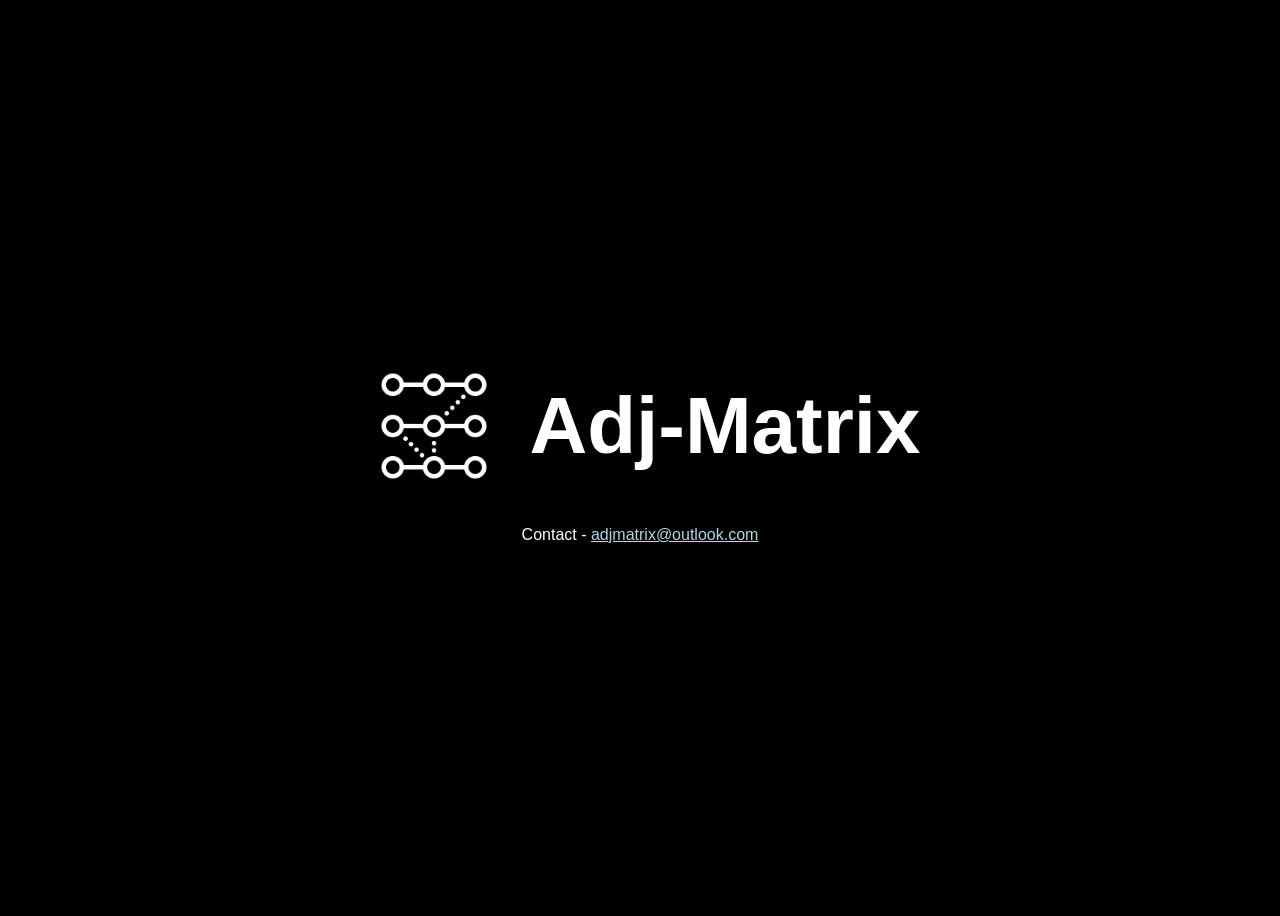
<file: index.html>
<!DOCTYPE html>
<html lang="en">
<head>
  <meta charset="UTF-8">
  <meta name="viewport" content="width=device-width, initial-scale=1.0">
  <title>Adj-Matrix</title>
  <link rel="stylesheet" href="/assets/css/main.css">
  <link rel="icon" href="/assets/img/adjmatrix_black.png" media="(prefers-color-scheme: no-preference), (prefers-color-scheme: light)">
  <link rel="icon" href="/assets/img/adjmatrix.png" media="(prefers-color-scheme: dark)">
</head>
<body class="index">
  <main>
    <div id="frame">
      <a class="row" href="/pages" style="text-decoration: none; color: inherit;">
        <img src="/assets/img/adjmatrix.png" alt="Adj-Matrix Logo">
        <h1>Adj-Matrix</h1>
      </a>
      <div class="row vertical">
        <p>Contact - <a href="mailto:adjmatrix@outlook.com">adjmatrix@outlook.com</a></p>
      </div>
    </div>
  </main>
  <!-- bundle exec jekyll serve -->
</body>
</html>
</file>
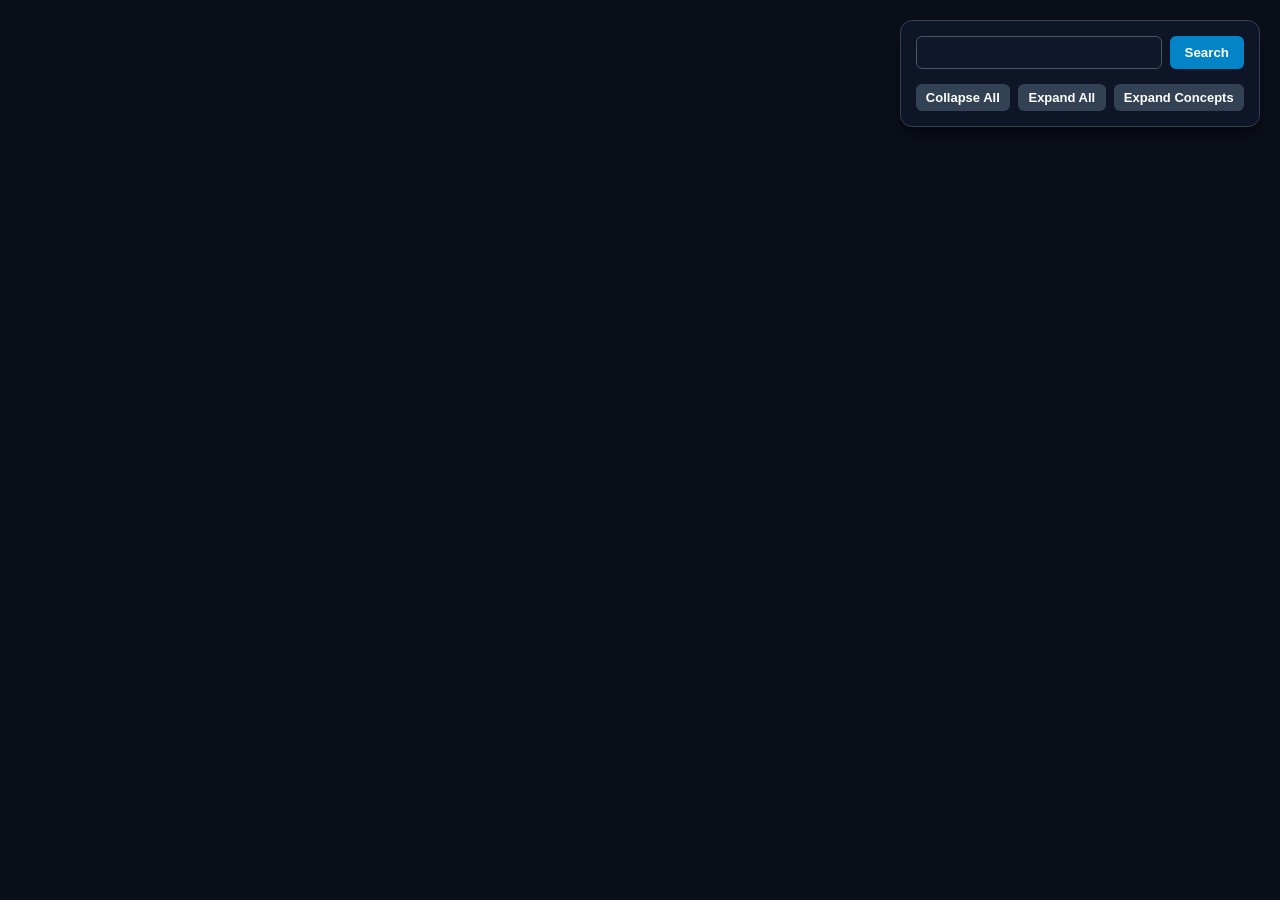
<file: _layouts/denjo.html>
<!DOCTYPE html>
<html lang="zh-CN">
<head>
    <meta charset="UTF-8">
    <title>电情过去问知识体系</title>
    <link rel="stylesheet" href="/assets/css/denjo.css">
    <script src="https://d3js.org/d3.v7.min.js"></script>
</head>
<body>
    <div class="ui-panel">
        <div class="search-box">
            <input type="text" id="searchInput" list="yearList">
            <datalist id="yearList"></datalist>
            <button onclick="handleSearch()">Search</button>
        </div>
        <div class="button-group">
            <button onclick="handleCollapseAll()">Collapse All</button>
            <button onclick="handleExpandAll()">Expand All</button>
            <button onclick="handleExpandConcepts()">Expand Concepts</button> 
        </div>
    </div>

    <div id="container">
        <svg id="mindmap"></svg>
    </div>

    <script src="/assets/js/denjo.js"></script>
</body>
</html>
</file>
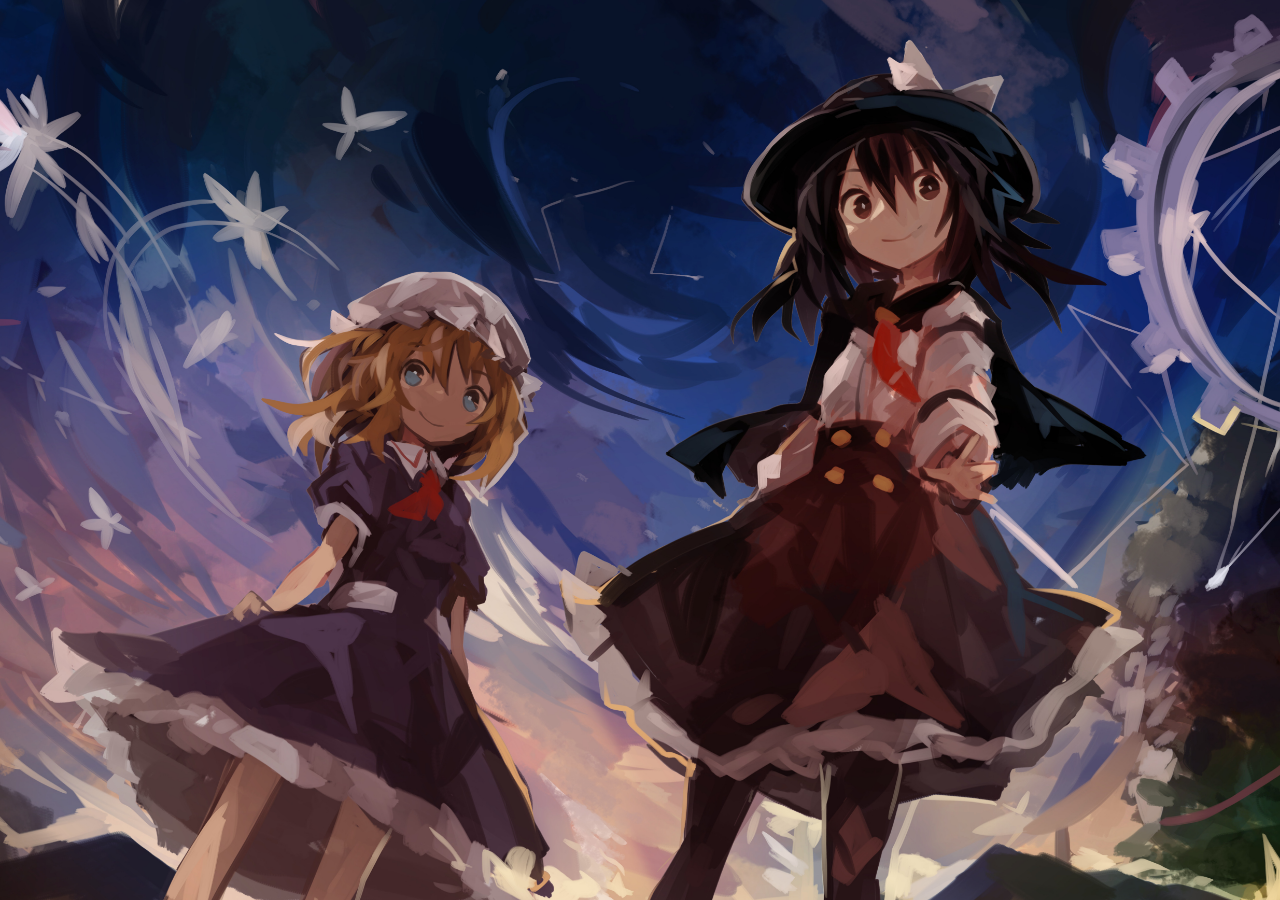
<file: _layouts/matrixlab.html>
<!DOCTYPE html>
<html>
<head>
  <title>Adj-Matrix</title>
  <style>
    html, body {
      background-color: black;
      margin: 0;
      padding: 0;
      height: 100%;
    }
    .bg {
      background-color: black;
      background-image: url('/assets/img/ground.jpg');
      height: 100vh;
      background-repeat: no-repeat;
      background-position: center;
      background-size: cover;
      display: flex;
      align-items: center;
      justify-content: center;
    }
  </style>
  <link rel="icon" href="/assets/img/adjmatrix_black.png" media="(prefers-color-scheme: no-preference), (prefers-color-scheme: light)">
  <link rel="icon" href="/assets/img/adjmatrix.png" media="(prefers-color-scheme: dark)">
</head>
<body>
<div class="bg">
  <p></p>
</div>
</body>
</html>
</file>
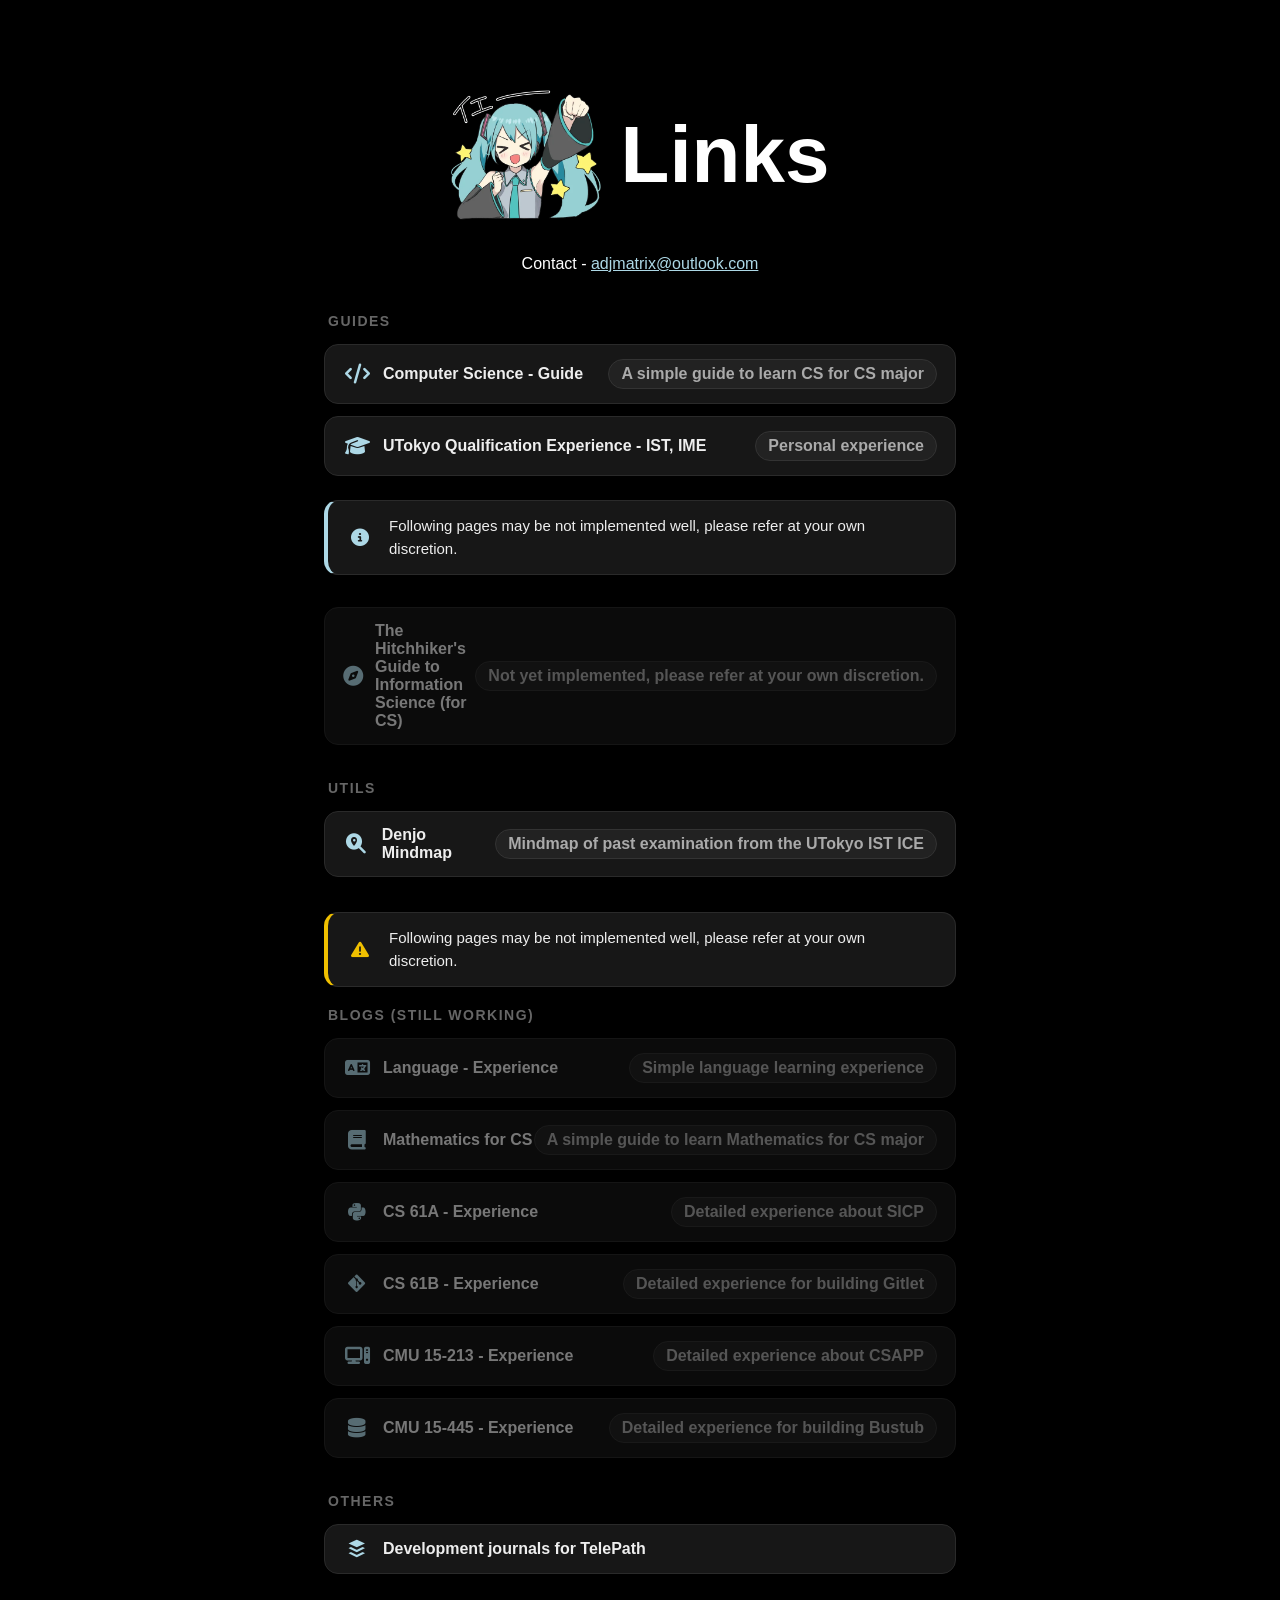
<file: _layouts/pages.html>
<!DOCTYPE html>
<html lang="en">
<head>
  <meta charset="UTF-8">
  <meta name="viewport" content="width=device-width, initial-scale=1.0">
  <title>Adj-Matrix</title>
  <link rel="stylesheet" href="https://cdnjs.cloudflare.com/ajax/libs/font-awesome/6.5.2/css/all.min.css">
  <link rel="stylesheet" href="/assets/css/main.css">
  <link rel="icon" href="/assets/img/adjmatrix_black.png" media="(prefers-color-scheme: no-preference), (prefers-color-scheme: light)">
  <link rel="icon" href="/assets/img/adjmatrix.png" media="(prefers-color-scheme: dark)">
</head>
<body class="pages">
  <main id="container">
    <div id="frame">
      <header class="hero-section">
        <div class="row">
          <img src="/assets/img/fighting.png" alt="Fighting Logo" class="main-logo">
          <h1>Links</h1>
        </div>
        <div class="row vertical">
          <p>Contact - <a href="mailto:adjmatrix@outlook.com">adjmatrix@outlook.com</a></p>
        </div>
      </header>

      <section class="section">
        <h3>Guides</h3>
        <div class="link-list">
          <a class="link-item" href="/pages/cs-guide">
            <i class="fa-solid fa-code"></i>
            <span>Computer Science - Guide</span>
            <span class="badge">A simple guide to learn CS for CS major</span>
          </a>

          <a class="link-item" href="/pages/u-tokyo">
            <i class="fa-solid fa-graduation-cap"></i>
            <span>UTokyo Qualification Experience - IST, IME</span>
            <span class="badge">Personal experience</span>
          </a>

          <div class="notice info">
            <i class="fa-solid fa-circle-info"></i>
            <span>Following pages may be not implemented well, please refer at your own discretion.</span>
          </div>

          <a class="link-item is-muted" href="/pages/wondering">
            <i class="fa-solid fa-compass"></i>
            <span>The Hitchhiker's Guide to Information Science (for CS)</span>
            <span class="badge">Not yet implemented, please refer at your own discretion.</span>
          </a>
        </div>
      </section>

      <section class="section">
        <h3>UTILS</h3>
        <div class="link-list">
          <a class="link-item" href="/utils/denjo">
            <i class="fa-solid fa-magnifying-glass-location"></i>
            <span>Denjo Mindmap</span>
            <span class="badge">Mindmap of past examination from the UTokyo IST ICE</span>
          </a>
        </div>
      </section>

      <section class="section">
        <div class="notice warning">
          <i class="fa-solid fa-triangle-exclamation"></i>
          <span>Following pages may be not implemented well, please refer at your own discretion.</span>
        </div>
        <h3>BLOGS (Still working)</h3>
        <div class="link-list">
          <a class="link-item is-muted" href="/pages/lang-guide">
            <i class="fa-solid fa-language"></i>
            <span>Language - Experience</span>
            <span class="badge">Simple language learning experience</span>
          </a>
          <a class="link-item is-unaccessible" href="/pages/math-guide">
            <i class="fa-solid fa-book"></i>
            <span>Mathematics for CS</span>
            <span class="badge">A simple guide to learn Mathematics for CS major</span>
          </a>
          <a class="link-item is-unaccessible" href="/pages/sicp">
            <i class="fa-brands fa-python"></i>
            <span>CS 61A - Experience</span>
            <span class="badge">Detailed experience about SICP</span>
          </a>
          <a class="link-item is-unaccessible" href="/pages/gitlet">
            <i class="fa-brands fa-git-alt"></i>
            <span>CS 61B - Experience</span>
            <span class="badge">Detailed experience for building Gitlet</span>
          </a>
          <a class="link-item is-muted" href="/pages/csapp">
            <i class="fa-solid fa-computer"></i>
            <span>CMU 15-213 - Experience</span>
            <span class="badge">Detailed experience about CSAPP</span>
          </a>
          <a class="link-item is-muted" href="/pages/bustub">
            <i class="fa-solid fa-database"></i>
            <span>CMU 15-445 - Experience</span>
            <span class="badge">Detailed experience for building Bustub</span>
          </a>
          <!-- <a class="link-item is-unaccessible" href="/pages/xv6">
            <i class="fa-brands fa-linux"></i>
            <span>MIT6.S081 - Experience</span>
            <span class="badge">Detailed experience for building xv6</span>
          </a>
          <a class="link-item is-unaccessible" href="/pages/raftkv">
            <i class="fa-solid fa-server"></i>
            <span>MIT6.824 - Experience</span>
            <span class="badge">Detailed experience for building RaftKV</span>
          </a>
          <a class="link-item is-unaccessible" href="/pages/cg">
            <i class="fa-solid fa-cube"></i>
            <span>GAMES101 - Experience</span>
            <span class="badge">Detailed experience about CG Pipeline</span>
          </a>
          <a class="link-item is-unaccessible" href="/pages/scotty3d">
            <i class="fa-solid fa-cubes"></i>
            <span>CMU 15-462 - Experience</span>
            <span class="badge">Detailed experience for building Scotty3D</span>
          </a> -->
        </div>
      </section>

      <section class="section">
        <h3>Others</h3>
        <div class="link-list">
          <a class="link-item" href="/pages/telepath">
            <i class="fa-brands fa-buffer"></i>
            <span>Development journals for TelePath</span>
          </a>
        </div>
      </section>

    </div>
  </main>
</body>
</html>
</file>
<file: assets/css/main.css>
body {
    background-color: black;
    color: white;
    font-family: Arial, sans-serif;
}

#frame {
    position: absolute;
    width: 50%;
    top: 50%;
    left: 50%;
    transform: translate(-50%, -50%);
}

#frame h1 {
    font-size: 80px;
    font-weight: 700;
    margin-top: auto;
    margin-bottom: auto;
    white-space: nowrap;
    margin-left: 20px;
}

#frame h2 {
    font-size: 40px;
    font-weight: 700;
    margin-top: auto;
    margin-bottom: auto;
    white-space: nowrap;
    margin-left: 20px;
}

#frame img {
    height: 150px;
    margin-top: auto;
    margin-bottom: auto;
}

a {
    color: #ADD8E6;
}

main {
    height: 100vh;
}

.index {
    height: 100vh;
    overflow: hidden;
}

.pages{
    overflow-y: auto;
}

.pages main {
    min-height: 100vh;
    height: auto;
}

.pages #frame {
    position: relative;
    width: 50%;
    max-width: 960px;
    top: auto;
    left: auto;
    transform: none;
    margin: 80px auto;
    padding-bottom: 80px;
}

.row {
    display: flex;
    flex-direction: row;
    justify-content: center;
    align-items: center;
}

.row.vertical {
    flex-direction: column;
    margin-top: 20px;
}

.row.vertical p {
    margin: 5px 0;
}

.section {
    margin-top: 35px;
    text-align: left;
}

.section h3 {
    font-size: 14px;
    font-weight: 700;
    letter-spacing: 1.5px;
    text-transform: uppercase;
    color: #666;
    margin: 0 0 15px 4px;
}

.link-list {
    display: flex;
    flex-direction: column;
    gap: 12px;
}

.link-item {
    display: flex;
    align-items: center;
    background: #171717;
    border: 1px solid #2a2a2a;
    border-radius: 14px;
    padding: 14px 18px;
    color: #eee;
    text-decoration: none;
    transition: all 0.2s ease;
    position: relative;
}

.link-item:hover {
    background: #1f1f1f;
    border-color: #ADD8E6;
    transform: translateY(-2px);
}

.link-item i {
    font-size: 20px;
    width: 28px;
    text-align: center;
    color: #ADD8E6;
    margin-right: 12px;
}

.link-item span {
    font-weight: 600;
    font-size: 16px;
}

.badge {
    margin-left: auto;
    font-size: 11px;
    font-weight: 700;
    color: #aaa;
    background: #222;
    border: 1px solid #333;
    border-radius: 20px;
    padding: 5px 12px;
    white-space: nowrap;
}

.link-item.is-muted {
    opacity: 0.5;
}

.link-item.is-muted:hover {
    transform: none;
    border-color: #2a2a2a;
}

.link-item.is-unaccessible {
    opacity: 0.5;
    cursor: not-allowed;
}

.link-item.is-unaccessible:hover {
    transform: none;
    border-color: #2a2a2a;
}

.notice {
    display: flex;
    align-items: center;
    gap: 15px;
    background: #171717;
    border: 1px solid #2a2a2a;
    border-radius: 14px;
    padding: 14px 18px;
    margin: 12px 0 20px;
    color: #eee;
    font-size: 15px;
    line-height: 1.5;
}

.notice span {
    font-weight: 500;
}

.notice strong {
    color: #fff;
    font-weight: 700;
}

.notice i {
    font-size: 18px;
    width: 28px;
    text-align: center;
    flex-shrink: 0;
}

.notice.warning {
    border-left: 4px solid #f0c000;
}

.notice.warning i {
    color: #f0c000;
}

.notice.info {
    border-left: 4px solid #ADD8E6;
}

.notice.info i {
    color: #ADD8E6;
}

@media only screen and (max-width: 600px) {
    #frame {
        width: 90%;
        padding: 10px;
    }
    #frame h1 { font-size: 40px; }
    #frame img { height: 80px; }
    .row p {
        font-size: 14px;
        line-height: 1.4;
    }
    a { font-size: 14px; }
    .link-item { padding: 12px 15px; }
    .badge { display: none; }
    .notice {
        font-size: 13px;
        padding: 10px 14px;
    }
}
</file>
<file: assets/css/denjo.css>
body {
    margin: 0;
    overflow: hidden;
    background-color: #0b0f1a;
    font-family: "Segoe UI", "Microsoft YaHei", sans-serif;
}

.node circle {
    fill: #0b0f1a;
    stroke: #38bdf8;
    stroke-width: 2px;
    cursor: pointer;
}

.node text {
    font-size: 18px;
    fill: #e2e8f0;
    pointer-events: none;
    text-shadow: 0 1px 3px rgba(0, 0, 0, 0.8);
}

.node-root text {
    font-size: 18px;
    font-weight: bold;
    fill: #60a5fa;
}

.link {
    fill: none;
    stroke: #334155;
    stroke-width: 1.5px;
}

.ui-panel {
    position: fixed;
    top: 20px;
    right: 20px;
    display: flex;
    flex-direction: column;
    gap: 15px;
    z-index: 1000;
    background: rgba(15, 23, 42, 0.9);
    padding: 15px;
    border-radius: 12px;
    border: 1px solid #334155;
    box-shadow: 0 10px 15px -3px rgba(0, 0, 0, 0.5);
}

.search-box {
    display: flex;
    gap: 8px;
}

#searchInput {
    background: #0f172a;
    border: 1px solid #475569;
    border-radius: 6px;
    padding: 8px 12px;
    color: white;
    outline: none;
    width: 220px;
}

#searchInput:focus { border-color: #38bdf8; }

#mindmap { width: 100vw; height: 100vh; display: block; }

button {
    background: #0284c7;
    color: white;
    border: none;
    padding: 8px 15px;
    border-radius: 6px;
    cursor: pointer;
    font-weight: 600;
    transition: all 0.2s;
}

button:hover { background: #0ea5e9; }

.button-group {
    display: flex;
    flex-wrap: wrap;
    gap: 8px;
}

.button-group button {
    background: #334155;
    flex: 1 1 auto;
    min-width: 80px;
    font-size: 13px;
    padding: 6px 10px;
}
</file>
